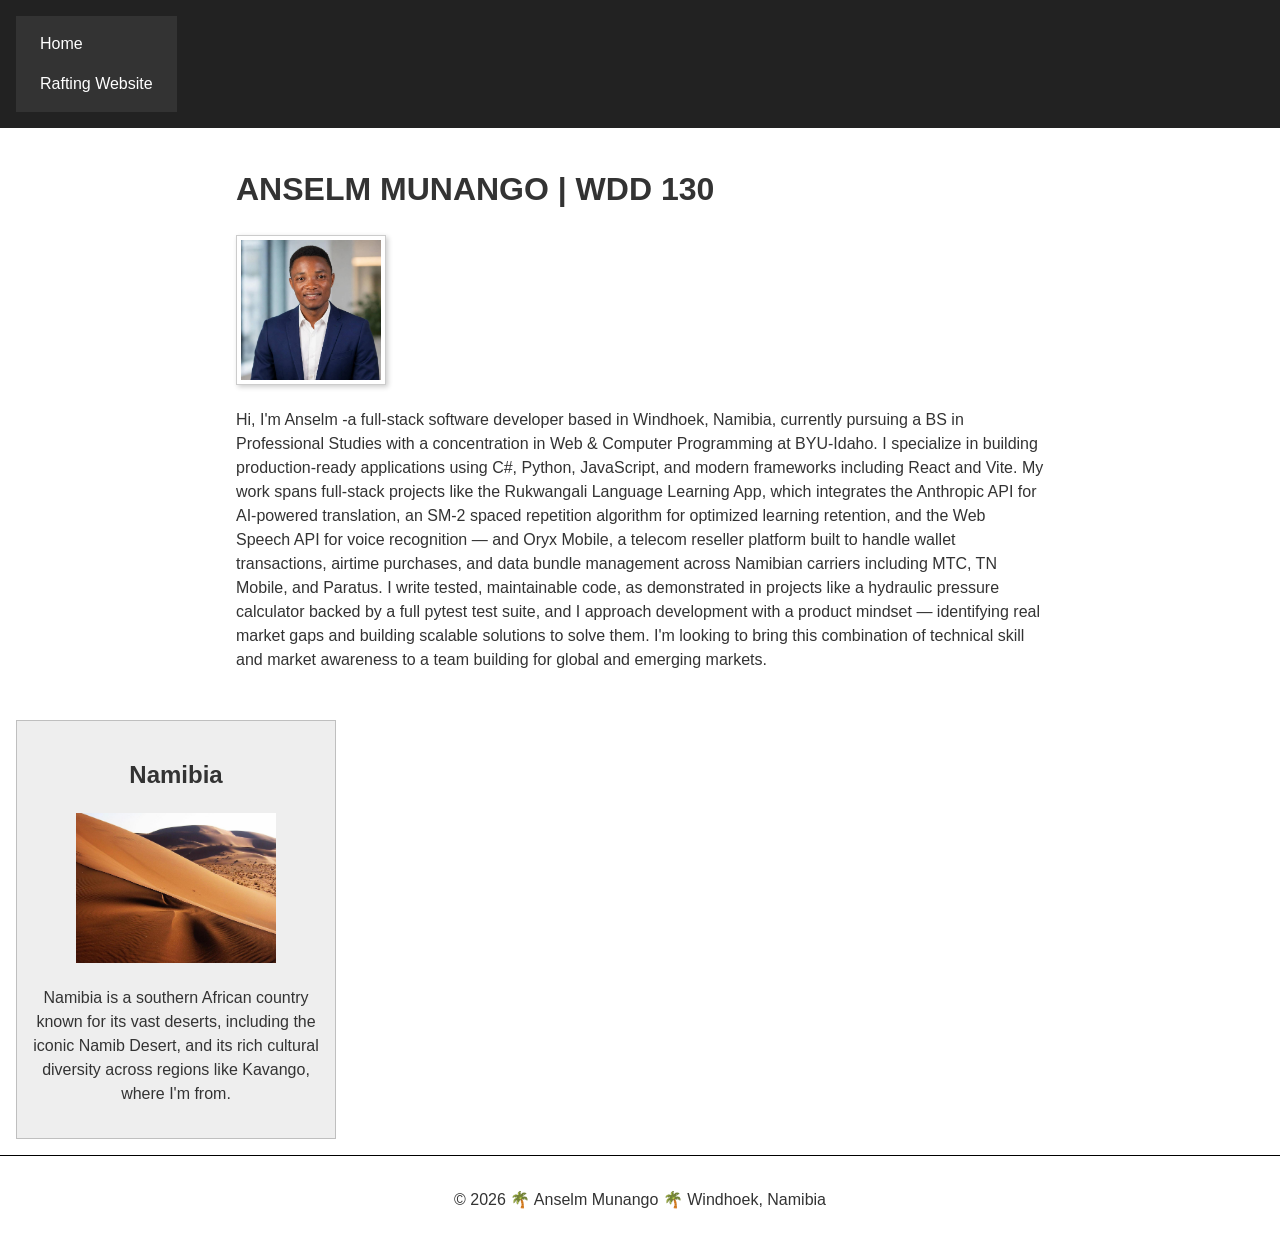
<file: index.html>
<!DOCTYPE html>
<html lang="en-US">

<head>
    <meta charset="UTF-8">
    <meta name="viewport" content="width=device-width, initial-scale=1.0">
    <title>ANSELM MUNANGO | WDD 130</title>
    <meta name="description"
      content="Anselm Munango's home page for BYU-Idaho WDD 130, Web Fundamentals course.">
    <meta name="author" content="Anselm Munango">
    <link rel="stylesheet" href="styles/styles.css">
</head>

<body>
    <header>
        <nav>
            <a href="#">Home</a>
            <a href="wwr/">Rafting Website</a>
        </nav>
    </header>
    <main>
        <h1>ANSELM MUNANGO | WDD 130</h1>
        <img src="images/profile.jpg" alt="Hi, my name is Anselm Munango" width="200">
        <p>Hi, I'm Anselm -a full-stack software developer based in Windhoek, Namibia, currently
            pursuing
            a BS in Professional Studies with a concentration in Web & Computer Programming at
            BYU-Idaho. I
            specialize in building production-ready applications using C#, Python, JavaScript, and
            modern frameworks including React and Vite. My work spans full-stack projects like the
            Rukwangali
            Language
            Learning App, which integrates the Anthropic API for AI-powered translation, an SM-2
            spaced
            repetition algorithm for optimized learning retention, and the Web Speech API for voice
            recognition
            — and Oryx Mobile, a telecom reseller platform built to handle wallet transactions,
            airtime
            purchases, and data bundle management across Namibian carriers including MTC, TN Mobile,
            and
            Paratus. I write tested, maintainable code, as demonstrated in projects like a hydraulic
            pressure
            calculator backed by a full pytest test suite, and I approach development with a product
            mindset —
            identifying real market gaps and building scalable solutions to solve them. I'm looking
            to
            bring
            this combination of technical skill and market awareness to a team building for global
            and
            emerging
            markets.
        </p>
    </main>
    <aside>
        <h2>Namibia</h2>
        <img src="images/namib-desert-namibia.jpg" alt="Landscape of Namibia" loading="lazy">
        <p>Namibia is a southern African country known for its vast deserts, including the iconic
            Namib
            Desert, and its rich cultural diversity across regions like Kavango, where I'm from.</p>
    </aside>
    <footer>
        <p>&copy; 2026 🌴 Anselm Munango 🌴 Windhoek, Namibia</p>
    </footer>

</body>

</html>
</file>
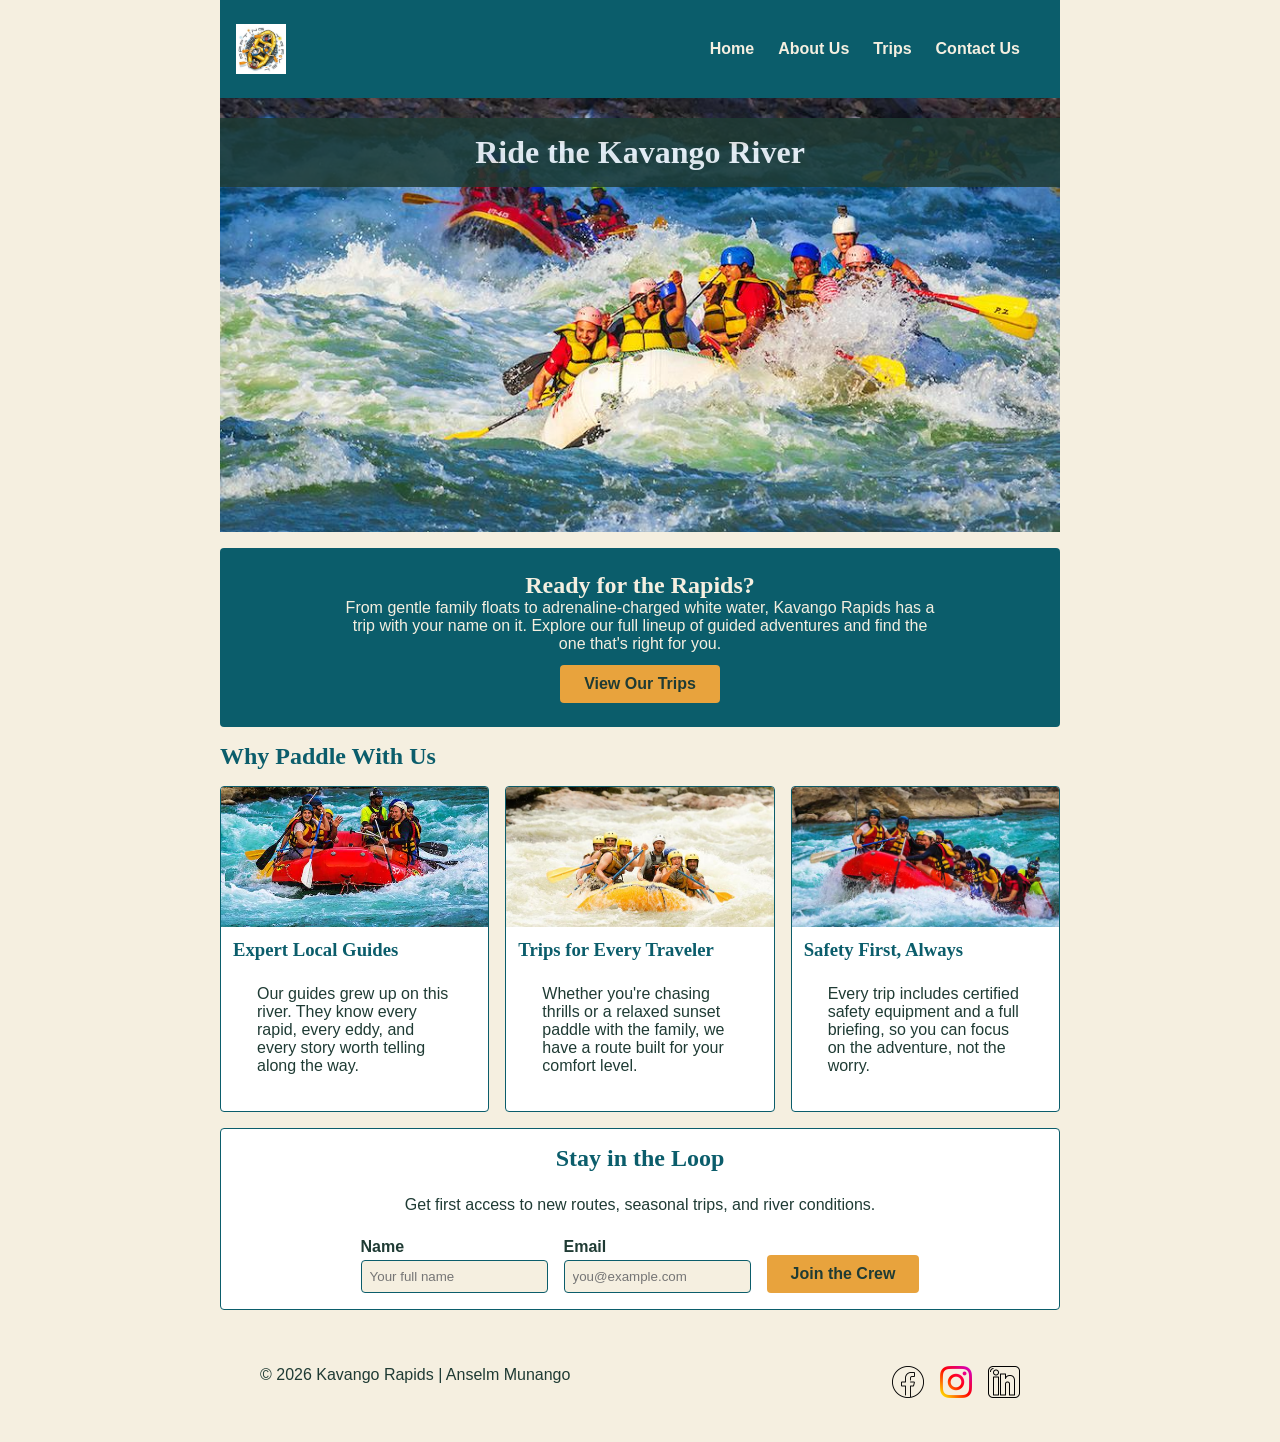
<file: wwr/index.html>
<!DOCTYPE html>
<html lang="en">

<head>
    <meta charset="UTF-8">
    <meta name="viewport" content="width=device-width, initial-scale=1.0">
    <meta name="description"
      content="Kavango Rapids offers guided white water rafting adventures on Namibia's Kavango River. Book a trip, sign up for our newsletter, and start your journey.">
    <meta name="author" content="Anselm Munango">
    <title>Home | Kavango Rapids</title>
    <link rel="stylesheet" href="styles/rafting.css">
</head>

<body>

    <header>
        <img src="images/logo.jpg" alt="Kavango Rapids logo" class="logo">
        <nav>
            <ul>
                <li><a href="index.html">Home</a></li>
                <li><a href="about.html">About Us</a></li>
                <li><a href="trips.html">Trips</a></li>
                <li><a href="contact.html">Contact Us</a></li>
            </ul>
        </nav>
    </header>

    <main>
        <div class="hero">
            <img src="images/hero-home.jpg" alt="Rafters powering through white water on the Kavango River">
            <h1>Ride the Kavango River</h1>
        </div>

        <section class="cta">
            <h2>Ready for the Rapids?</h2>
            <p>
                From gentle family floats to adrenaline-charged white water, Kavango Rapids has
                a trip with your name on it. Explore our full lineup of guided adventures and
                find the one that's right for you.
            </p>
            <a href="trips.html" class="cta-btn">View Our Trips</a>
        </section>

        <section class="offerings">
            <h2>Why Paddle With Us</h2>

            <div class="offering">
                <img src="images/offering-guides.jpg" alt="Local guide briefing guests before a rafting trip">
                <div class="offering-text">
                    <h3>Expert Local Guides</h3>
                    <p>
                        Our guides grew up on this river. They know every rapid, every eddy,
                        and every story worth telling along the way.
                    </p>
                </div>
            </div>

            <div class="offering">
                <img src="images/offering-family.jpg" alt="Family paddling a calm stretch of the Kavango River">
                <div class="offering-text">
                    <h3>Trips for Every Traveler</h3>
                    <p>
                        Whether you're chasing thrills or a relaxed sunset paddle with the
                        family, we have a route built for your comfort level.
                    </p>
                </div>
            </div>

            <div class="offering">
                <img src="images/offering-safety.jpg" alt="Rafting group celebrating together after a trip">
                <div class="offering-text">
                    <h3>Safety First, Always</h3>
                    <p>
                        Every trip includes certified safety equipment and a full briefing, so
                        you can focus on the adventure, not the worry.
                    </p>
                </div>
            </div>
        </section>

        <section class="newsletter">
            <h2>Stay in the Loop</h2>
            <p>Get first access to new routes, seasonal trips, and river conditions.</p>
            <form action="#" method="post" class="newsletter-form">
                <div class="form-group">
                    <label for="signup-name">Name</label>
                    <input type="text" id="signup-name" name="signup-name" placeholder="Your full name" required>
                </div>

                <div class="form-group">
                    <label for="signup-email">Email</label>
                    <input type="email" id="signup-email" name="signup-email" placeholder="you@example.com" required>
                </div>

                <button type="submit" class="submit-btn">Join the Crew</button>
            </form>
        </section>
    </main>

    <footer>
        <p>&copy; 2026 Kavango Rapids | Anselm Munango</p>
        <nav class="socialmedia">
            <a href="https://facebook.com"><img src="images/facebook.png" alt="Facebook"></a>
            <a href="https://instagram.com"><img src="images/instagram.png" alt="Instagram"></a>
            <a href="https://linkedin.com"><img src="images/linkedin.png" alt="linkedin"></a>
        </nav>
    </footer>

</body>

</html>
</file>
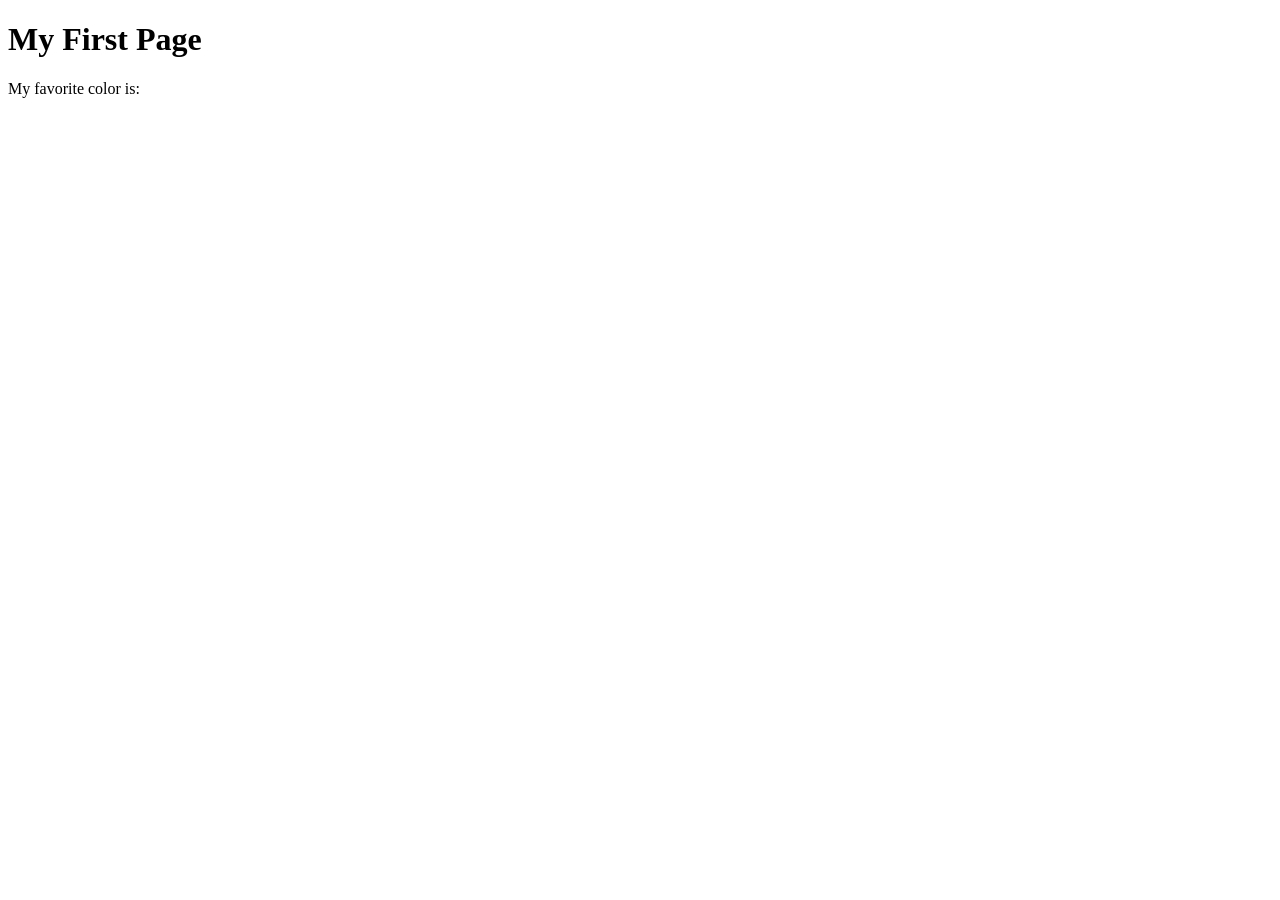
<file: week01/first-page.html>
<!DOCTYPE html>
<html lang="en">
<head>
    <meta charset="UTF-8">
    <meta name="viewport" content="width=device-width, initial-scale=1.0">
    <title>My First Page</title>
</head>
<body>
    <h1>My First Page</h1>
    <p>My favorite color is: </p>
</body>
</html>
</file>
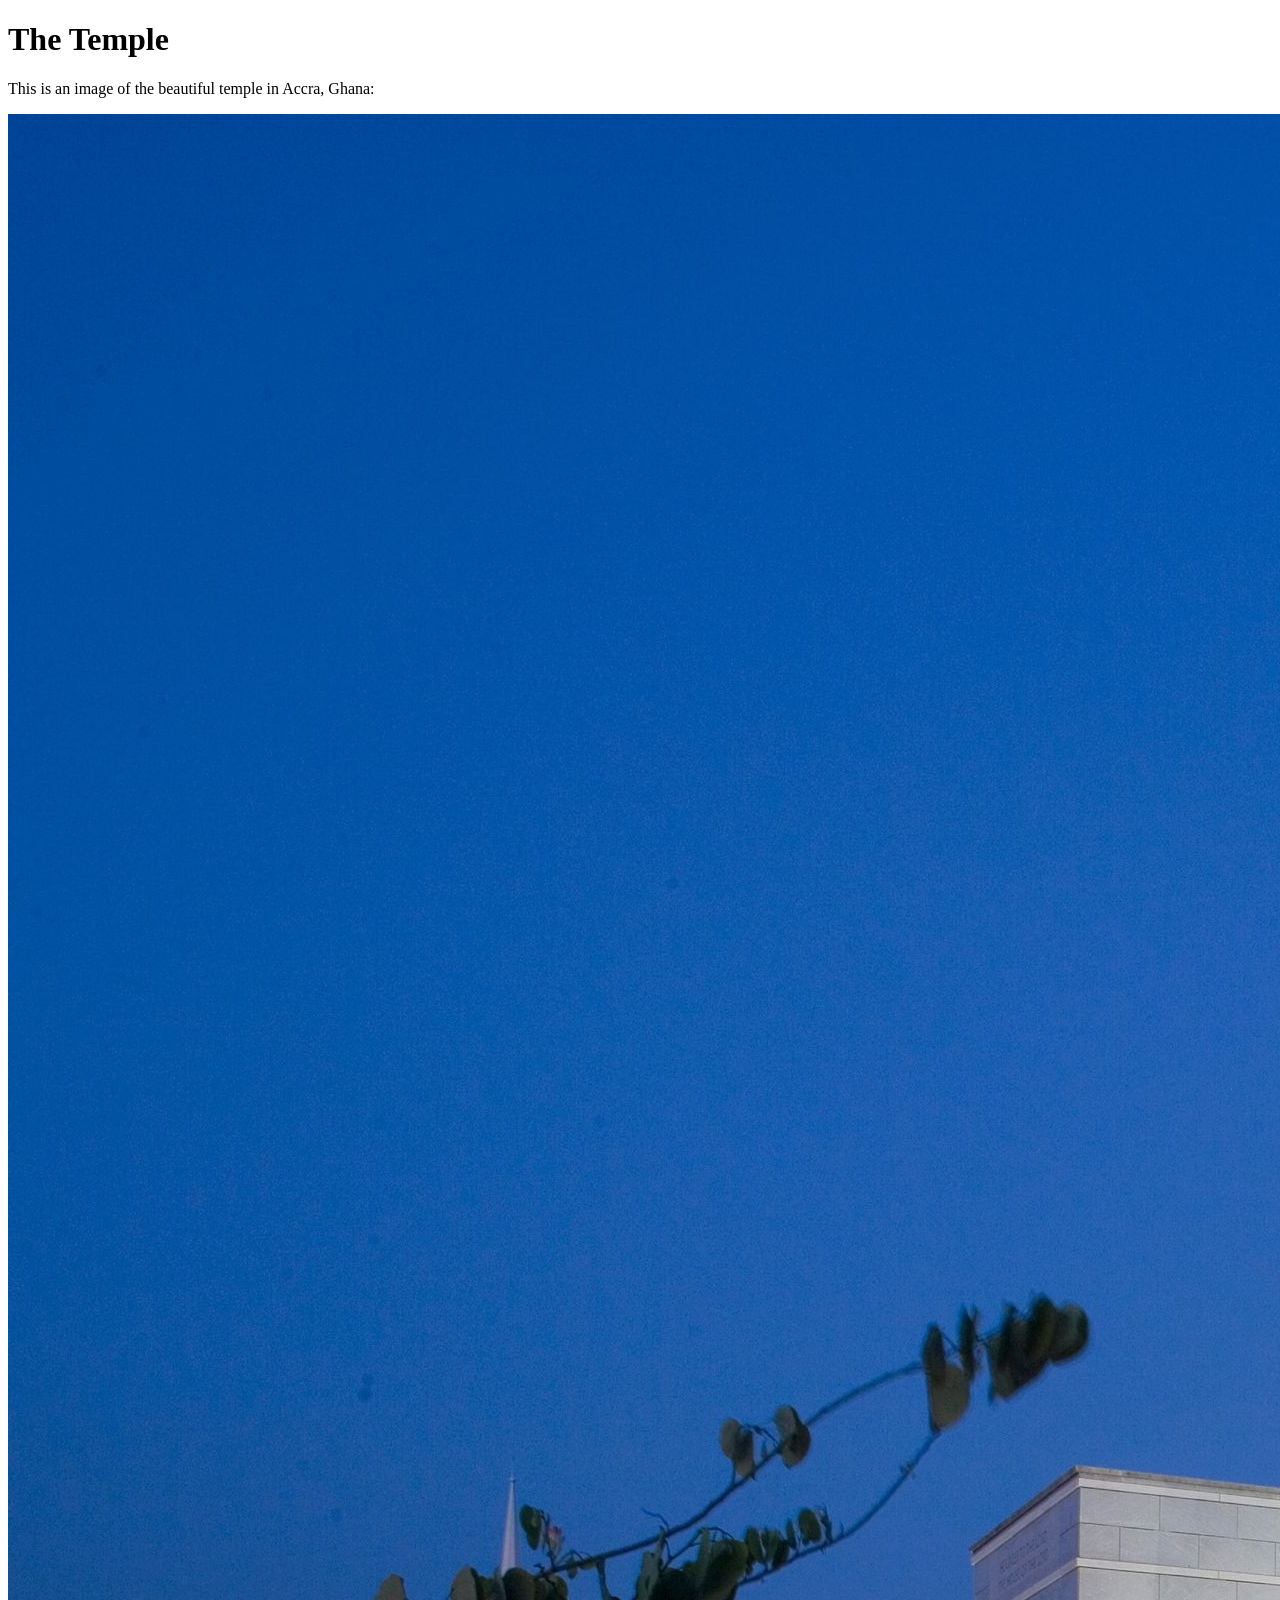
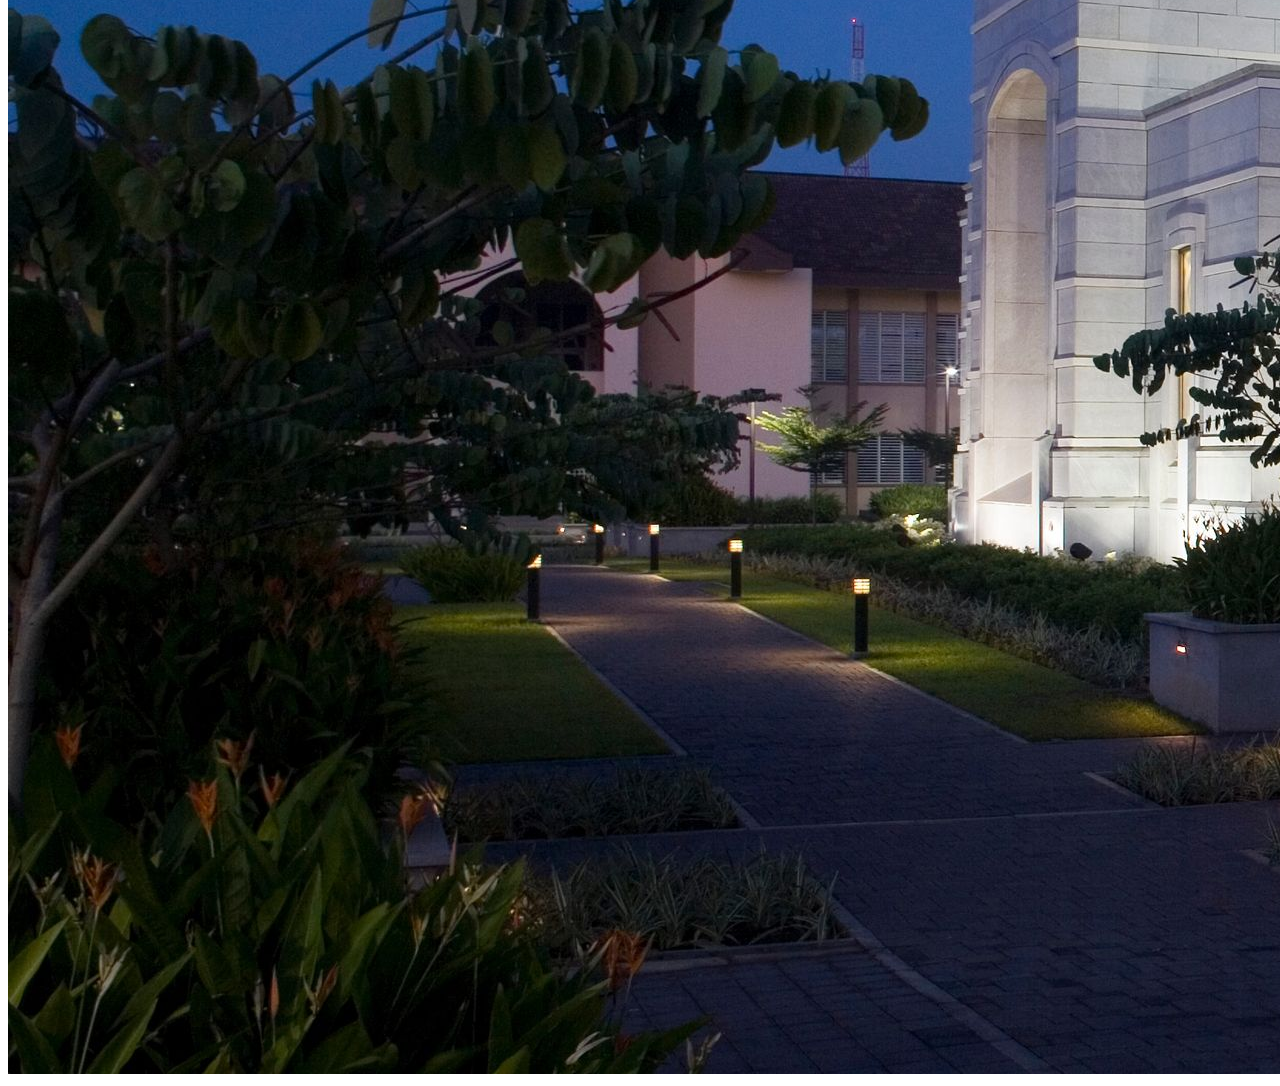
<file: week01/images.html>
<!DOCTYPE html>
<html lang="en">
<head>
    <meta charset="UTF-8">
    <meta name="viewport" content="width=device-width, initial-scale=1.0">
    <title>Temple Image</title>
</head>
<body>
    <h1>The Temple</h1>
    <p>This is an image of the beautiful temple in Accra, Ghana:</p>
    <img src="images/temple-large.jpeg" alt="The Accra Ghana Temple">
    
</body>
</html>
</file>
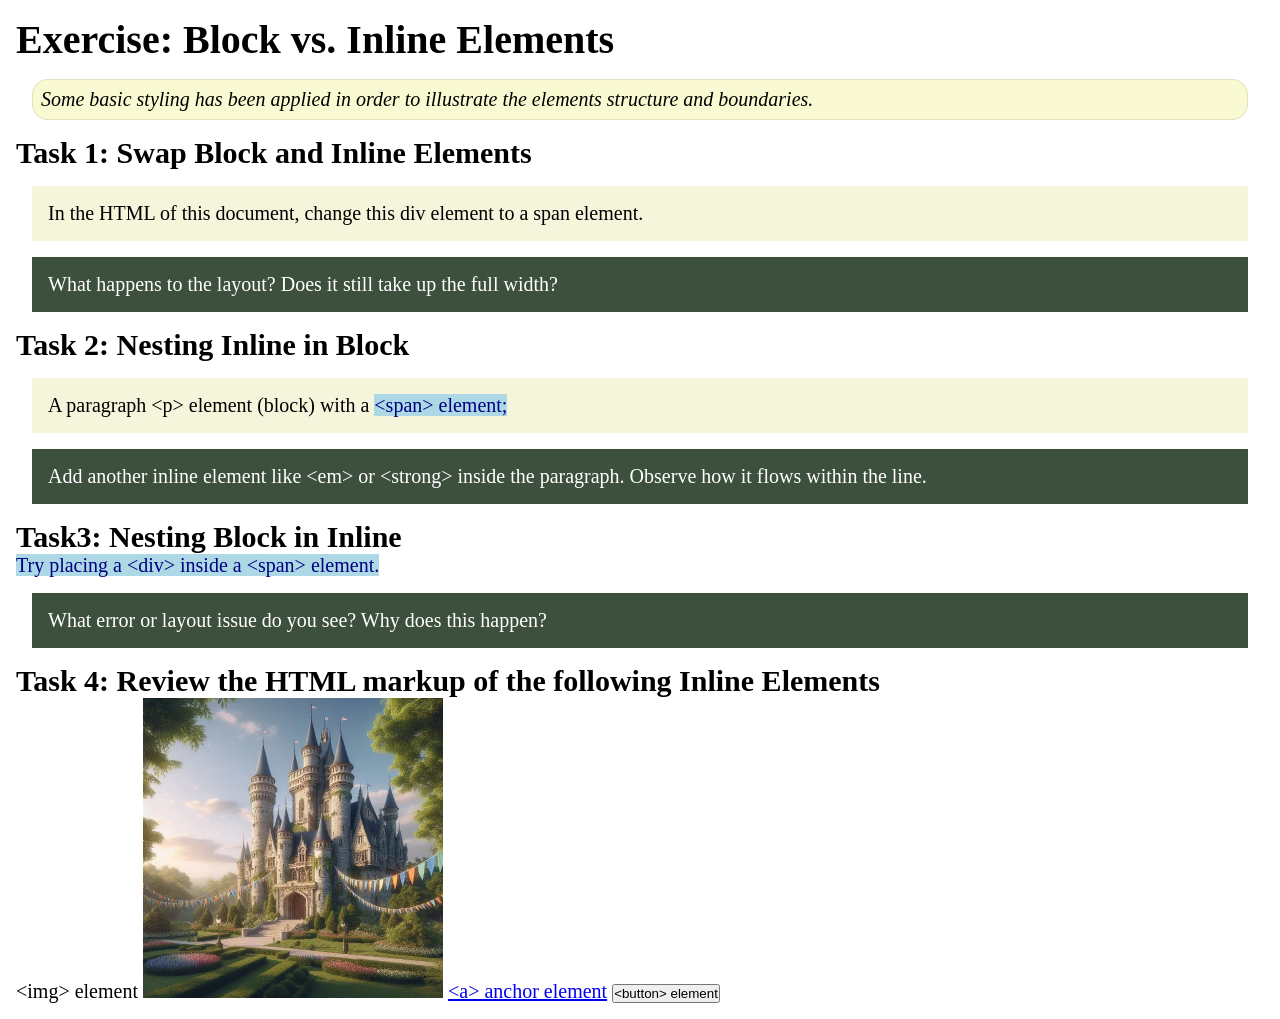
<file: week02/block-vs-inline.html>
<!DOCTYPE html>
<html lang="en">

<head>
    <meta charset="UTF-8">
    <meta name="viewport" content="width=device-width, initial-scale=1.0">
    <title>Exercise: Block vs. Inline Elements</title>
    <link rel="stylesheet" href="styles/block-vs-inline.css">
</head>

<body>
    <main>
        <h1>Exercise: Block vs. Inline Elements</h1>
        <p class="note">Some basic styling has been applied in order to illustrate the elements structure and
            boundaries.</p>

        <h2>Task 1: Swap Block and Inline Elements</h2>
        <div>In the HTML of this document, change this div element to a span element.</div>

        <p class="question">What happens to the layout? Does it still take up the full width?</p>

        <h2>Task 2: Nesting Inline in Block</h2>
        <p>A paragraph &lt;p&gt; element (block) with a <span>&lt;span&gt; element;</span></p>
        <p class="question">Add another inline element like &lt;em&gt; or &lt;strong&gt; inside the paragraph. Observe
            how it flows within the line.</p>

        <h2>Task3: Nesting Block in Inline</h2>
        <span>Try placing a &lt;div&gt; inside a &lt;span&gt; element.</span>
            <p class="question">What error or layout issue do you see? Why does this happen?</p>


            <h2>Task 4: Review the HTML markup of the following Inline Elements</h2>
        &lt;img&gt; element
        <img src="images/castle.webp" alt="placeholder image (images are inline)" width="300" height="300">
        <a href="https://churchofjesuschrist.org">&lt;a&gt; anchor element</a>
        <button type="button">&lt;button&gt; element</button>
    </main>
</body>

</html>
</file>
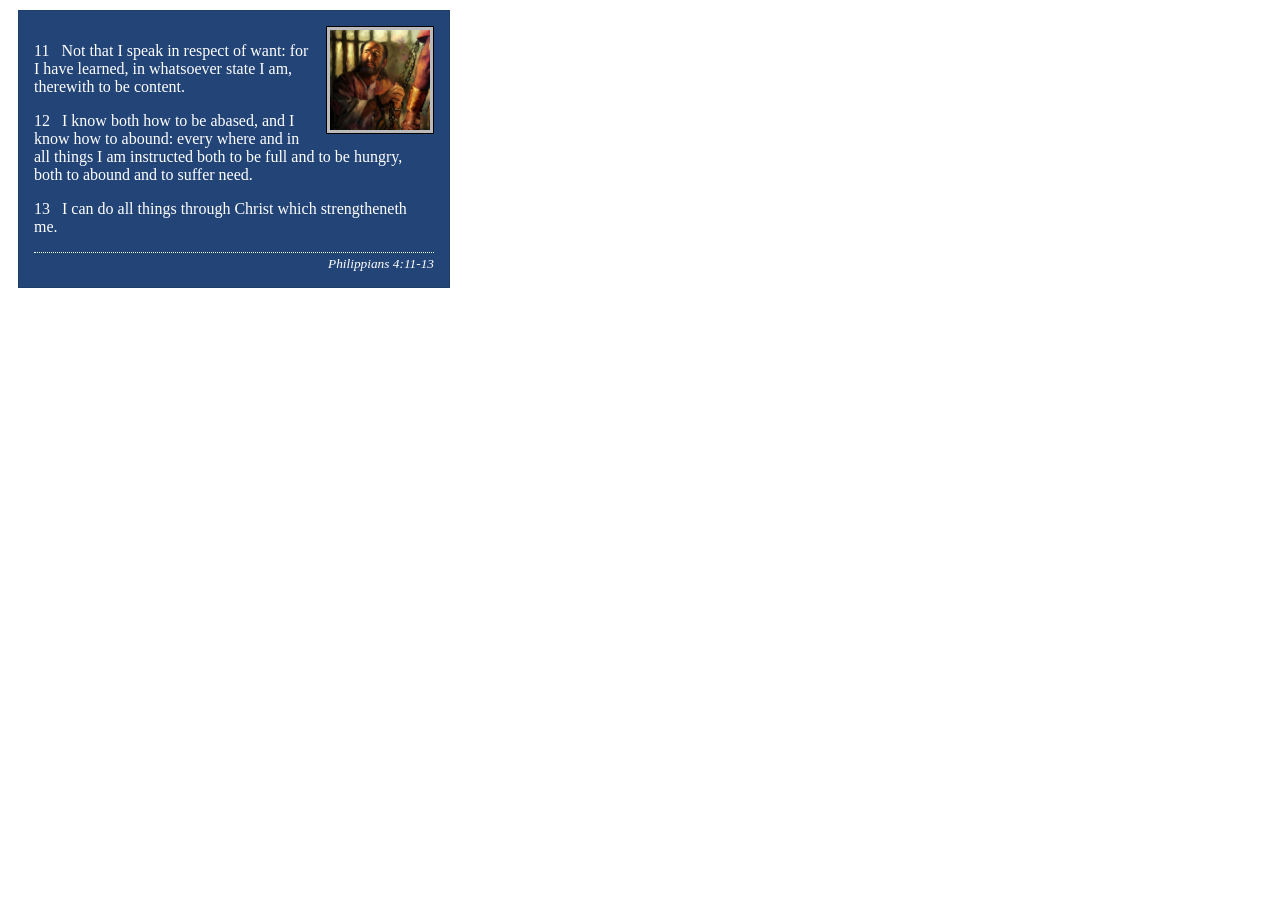
<file: week02/box-model-solution.html>
<!DOCTYPE html>
<html lang="en">
<head>
    <meta charset="UTF-8">
    <meta name="viewport" content="width=device-width, initial-scale=1.0">
    <title>Box Model Activity</title>
    <link rel="stylesheet" href="styles/box-model-solution.css">
</head>
<body>
    <main>
        <div class="callout">
            <img src="images/apostle-paul-imprisoned.webp" alt="Paul the Apostle - Imprisoned in Rome" width="200" height="200">
            <blockquote>
                <p>11 &nbsp; Not that I speak in respect of want: for I have learned, in whatsoever state I am, therewith to be content.</p>
                <p>12 &nbsp; I know both how to be abased, and I know how to abound: every where and in all things I am instructed both to be full and to be hungry, both to abound and to suffer need.</p>
                <p>13 &nbsp; I can do all things through Christ which strengtheneth me.</p>
            </blockquote>
            <cite>Philippians 4:11-13</cite>
        </div>
    </main>
</body>
</html>
</file>
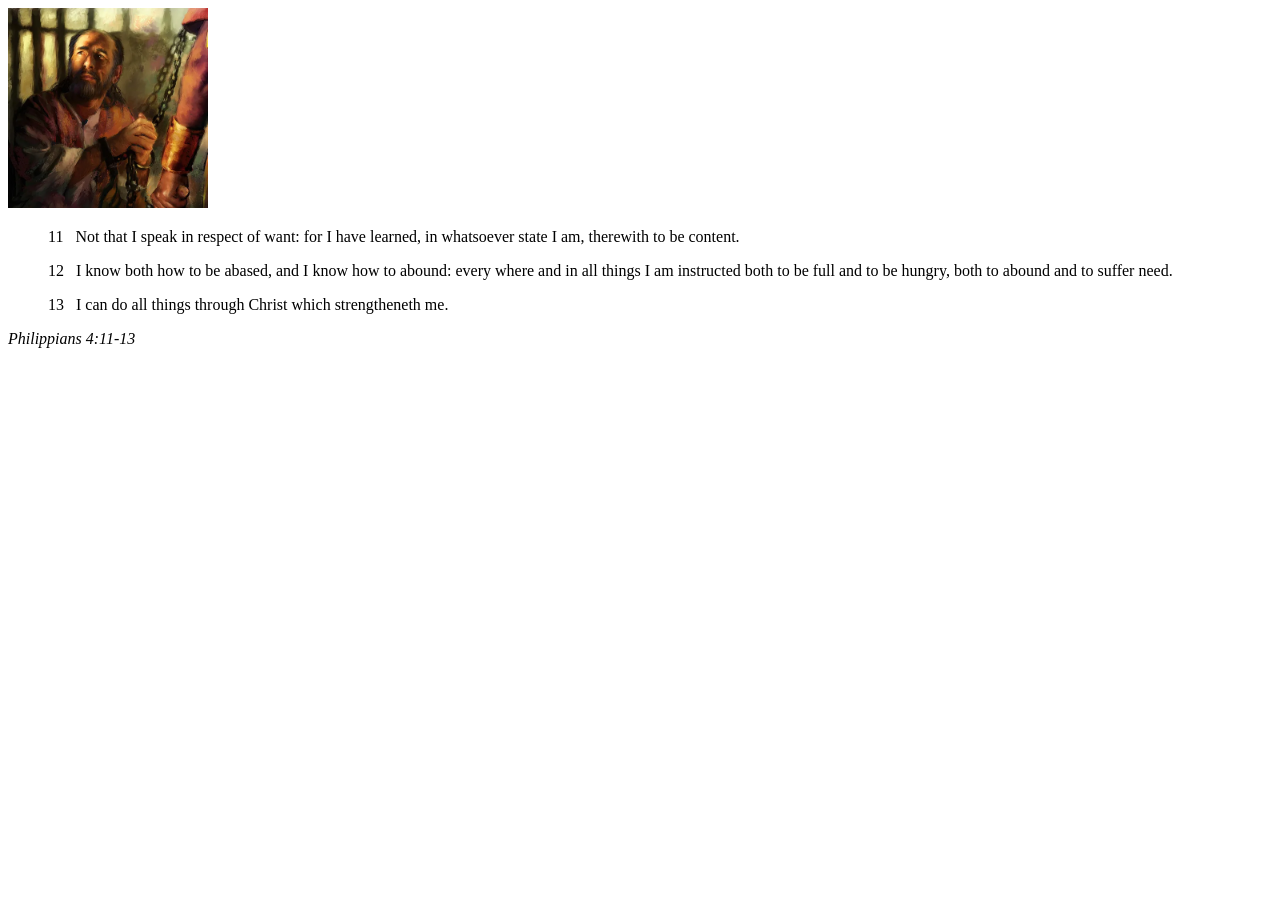
<file: week02/box-model.html>
<!DOCTYPE html>
<html lang="en">
<head>
    <meta charset="UTF-8">
    <meta name="viewport" content="width=device-width, initial-scale=1.0">
    <title>Box Model Activity</title>
</head>
<body>
    <main>
        <div class="callout">
            <img src="images/apostle-paul-imprisoned.webp" alt="Paul the Apostle - Imprisoned in Rome" width="200" height="200">
            <blockquote>
                <p>11 &nbsp; Not that I speak in respect of want: for I have learned, in whatsoever state I am, therewith to be content.</p>
                <p>12 &nbsp; I know both how to be abased, and I know how to abound: every where and in all things I am instructed both to be full and to be hungry, both to abound and to suffer need.</p>
                <p>13 &nbsp; I can do all things through Christ which strengtheneth me.</p>
            </blockquote>
            <cite>Philippians 4:11-13</cite>
        </div>
    </main>
</body>
</html>
</file>
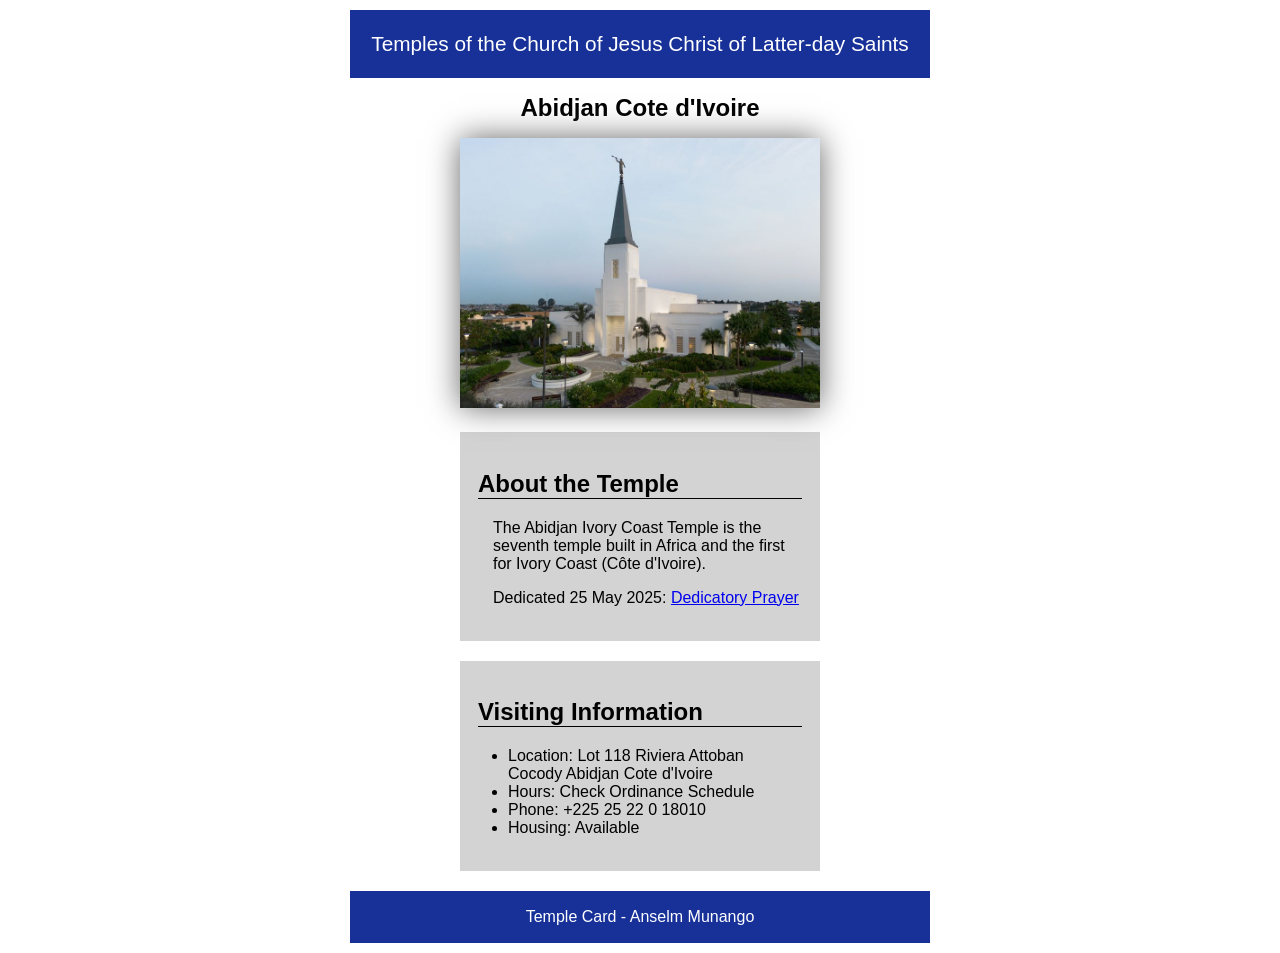
<file: week02/temple.html>
<!DOCTYPE html>
<html lang="en">

<head>
    <meta charset="UTF-8">
    <meta name="viewport" content="width=device-width, initial-scale=1.0">
    <title>Temple Card - Abidjan Cote d'Ivoire</title>
    <link rel="stylesheet" href="styles/temple.css">
</head>

<body>
    <header>
        <p>Temples of the Church of Jesus Christ of Latter-day Saints</p>
    </header>
    <main>
        <h1>Abidjan Cote d'Ivoire</h1>
        <picture>
            <img src="images/abidjan-ivory-coast.jpeg" alt="Abidjan Cote d'Ivoire Temple">
        </picture>
        <section>
            <h2>About the Temple</h2>
            <p>The Abidjan Ivory Coast Temple is the seventh temple built in Africa and the first
                for Ivory Coast (Côte
                d'Ivoire).</p>
            <p>Dedicated 25 May 2025: <a
                  href="https://www.churchofjesuschrist.org/temples/dedicatory-prayer/abidjan-ivory-coast-temple/2025-05-25?lang=eng"
                  target="_blank" rel="noopener noreferrer">Dedicatory Prayer</a></p>
        </section>
        <section>
            <h2>Visiting Information</h2>
            <ul>
                <li>Location: Lot 118 Riviera Attoban Cocody Abidjan Cote d'Ivoire</li>
                <li>Hours: Check Ordinance Schedule</li>
                <li>Phone: +225 25 22 0 18010</li>
                <li>Housing: Available</li>
            </ul>
        </section>
    </main>
    <footer>
        <p>Temple Card - Anselm Munango</p>
    </footer>
</body>

</html>
</file>
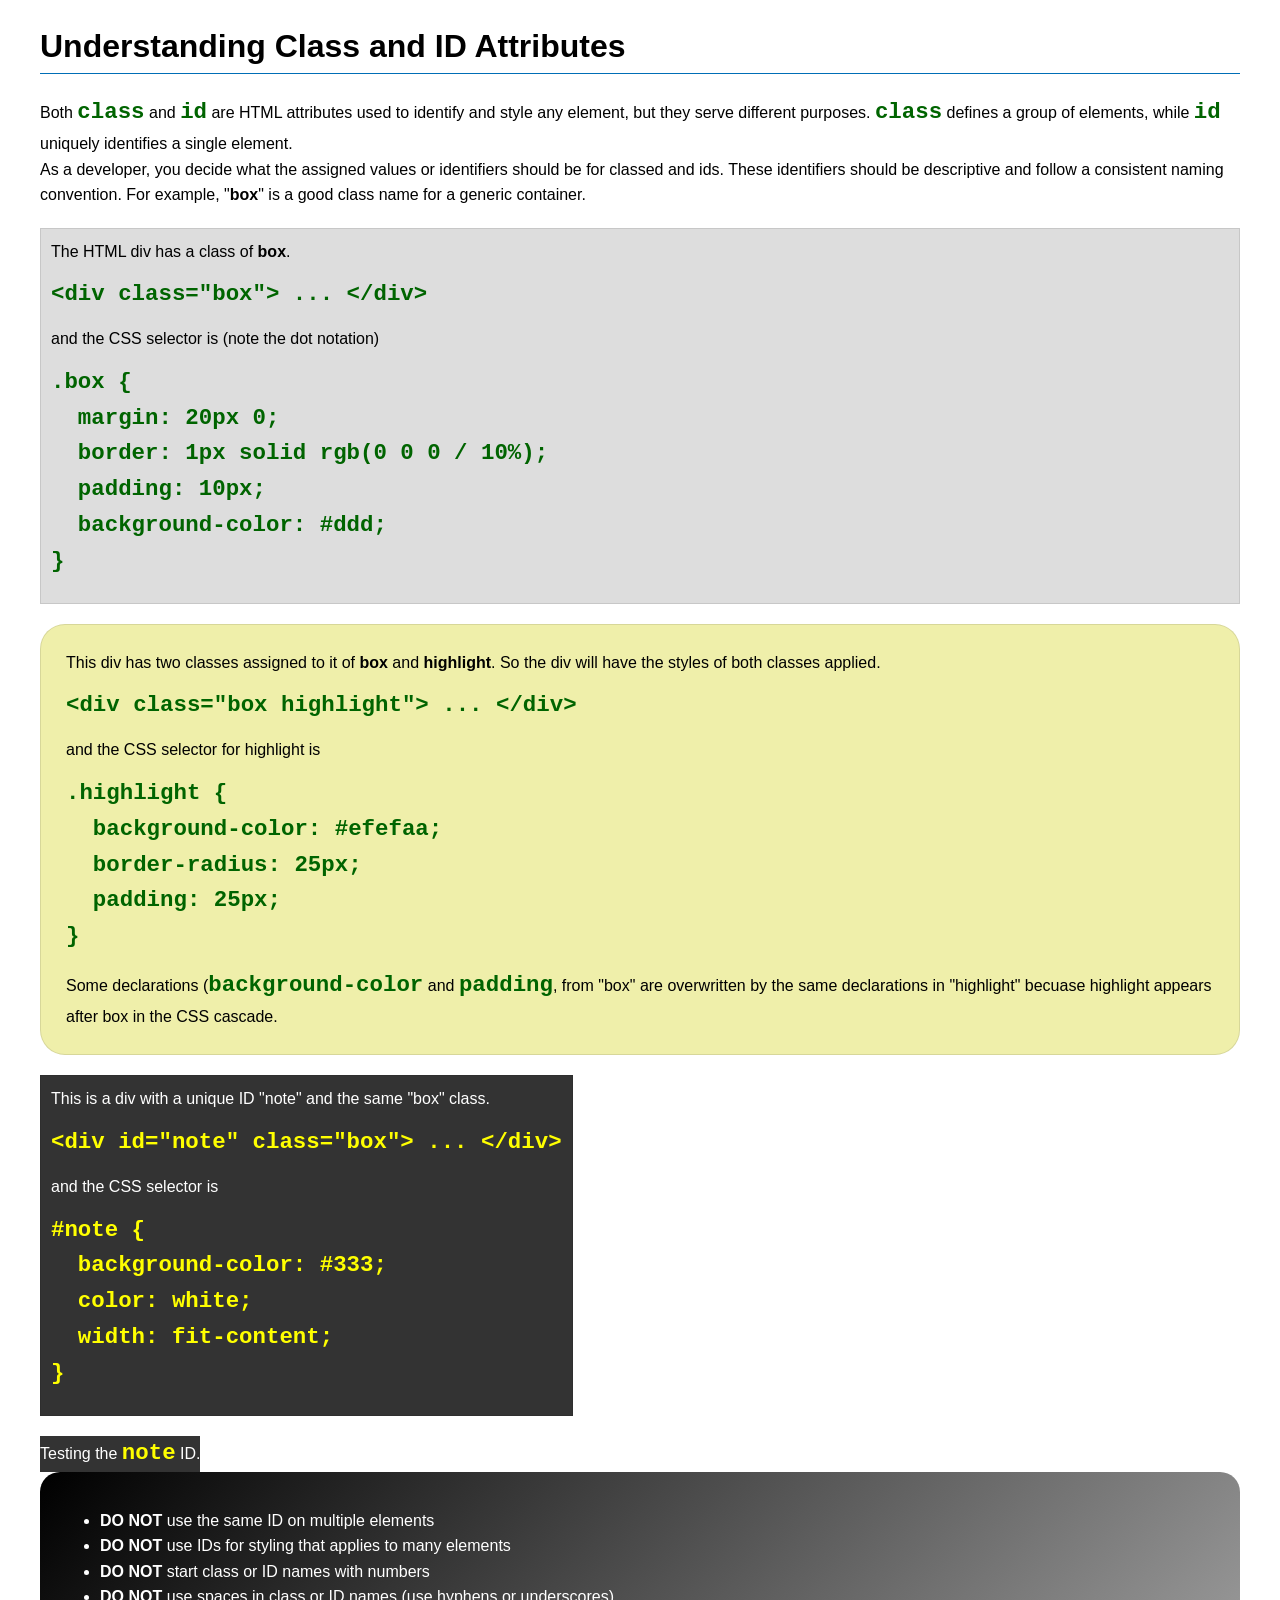
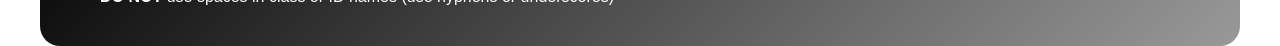
<file: week03/class-and-id.html>
<!DOCTYPE html>
<html lang="en">

<head>
    <meta charset="UTF-8">
    <meta name="viewport" content="width=device-width, initial-scale=1.0">
    <title>Class vs ID Attributes</title>
    <link rel="stylesheet" href="styles/class-and-id.css">
</head>

<body>
    <h1>Understanding Class and ID Attributes</h1>
    <p>Both <code>class</code> and <code>id</code> are HTML attributes used to identify and style any element, but they
        serve different purposes. <code>class</code> defines a group of elements, while <code>id</code> uniquely
        identifies a single element.</p>
    <p>As a developer, you decide what the assigned values or identifiers should be for classed and ids. These
        identifiers should be
        descriptive and follow a consistent naming convention. For example, "<strong>box</strong>" is a good class name
        for a generic container.</p>
    <div class="box">
        <p>The HTML div has a class of <strong>box</strong>.</p>
        <pre><code class="html">&lt;div class="box"&gt; ... &lt;/div&gt;</code></pre>
        and the CSS selector is (note the dot notation)
        <pre><code class="css">.box {
  margin: 20px 0;
  border: 1px solid rgb(0 0 0 / 10%);
  padding: 10px;
  background-color: #ddd; 
}</code></pre>
    </div>

    <div class="box highlight">
        <p>This div has two classes assigned to it of <strong>box</strong> and <strong>highlight</strong>. So the div
            will have the styles of both classes applied.</p>
        <pre><code class="html">&lt;div class="box highlight"&gt; ... &lt;/div&gt;</code></pre>
        and the CSS selector for highlight is
        <pre><code class="css">.highlight {
  background-color: #efefaa;
  border-radius: 25px;
  padding: 25px;
}</code></pre>
<p>Some declarations (<code>background-color</code> and <code>padding</code>, from "box" are overwritten by the same declarations in "highlight" becuase highlight appears after box in the CSS cascade.</p>
    </div>

    <div id="note" class="box">
        <p>This is a div with a unique ID "note" and the same "box" class.</p>
        <pre><code class="html">&lt;div id="note" class="box"&gt; ... &lt;/div&gt;</code></pre>
        and the CSS selector is
        <pre><code class="css">#note {
  background-color: #333;
  color: white;
  width: fit-content;
}</code></pre>
    </div>

    <div id="note">
        <p>Testing the <code>note</code> ID.</p>
    </div>

    <section id="best-practice">
        <ul>
            <li><strong>DO NOT</strong> use the same ID on multiple elements</li>
            <li><strong>DO NOT</strong> use IDs for styling that applies to many elements</li>
            <li><strong>DO NOT</strong> start class or ID names with numbers</li>
            <li><strong>DO NOT</strong> use spaces in class or ID names (use hyphens or underscores)</li>
        </ul>
    </section>




</body>

</html>
</file>
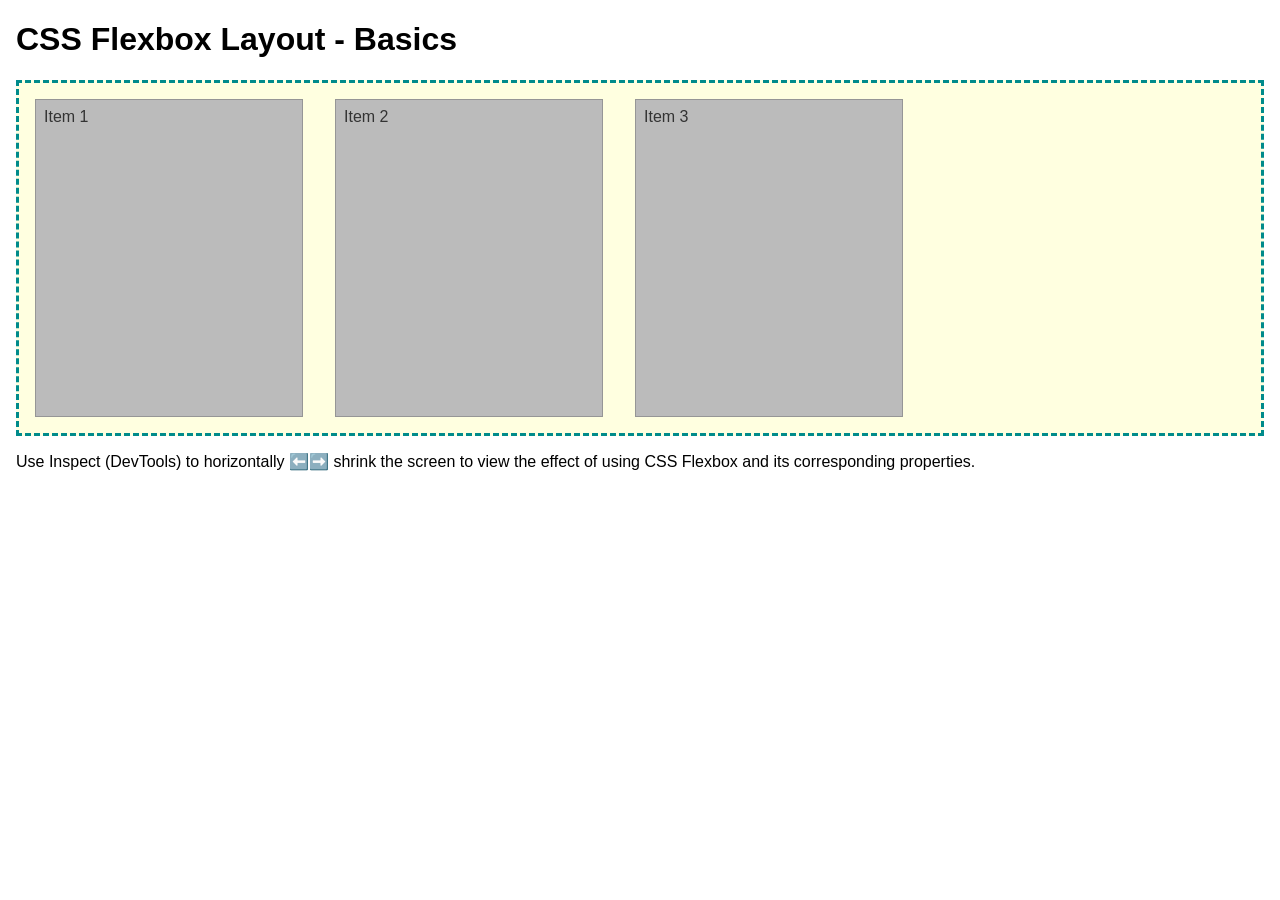
<file: week04/flexbox-layout.html>
<!DOCTYPE html>
<html lang="en">
<head>
    <meta charset="UTF-8">
    <meta name="viewport" content="width=device-width, initial-scale=1.0">
    <title>CSS Flexbox Layout - Basics</title>
    <link rel="stylesheet" href="styles/flexbox.css">
</head>
<body>
    <main>
        <h1>CSS Flexbox Layout - Basics</h1>
        <div class="flex-container">
            <div class="flex-item item1">Item 1</div>
            <div class="flex-item item2">Item 2</div>
            <div class="flex-item item3">Item 3</div>
        </div>
        <p>Use Inspect (DevTools) to horizontally ⬅️➡️ shrink the screen to view the effect of using CSS Flexbox and its corresponding properties.</p>
    </main>
</body>
</html>
</file>
<file: styles/styles.css>
/* ===== Base Reset ===== */
* {
    box-sizing: border-box;
}

body {
    margin: 0;
    font-family: Arial, Helvetica, sans-serif;
    color: #333;
    line-height: 1.5;
}

/* ===== Header & Navigation ===== */
header {
    display: flex;
    align-items: center;
    justify-content: space-between;
    padding: 1rem;
    background-color: #222;
}

nav {
    background-color: #333;
    padding: 0.5rem;
}

nav a {
    color: #fff;
    padding: 0.5rem 1rem;
    display: block;
    text-decoration: none;
}

nav a:hover {
    background-color: #555;
}

/* ===== Headings ===== */
h1 {
    color: #333;
}

h2 {
    color: #333;
}

/* ===== Main Content ===== */
main {
    max-width: 840px;
    margin: 0 auto;
    padding: 1rem;
}

main img {
    width: 150px;
    height: auto;
    border: 1px solid #ccc;
    padding: 4px;
    box-shadow: 2px 2px 5px rgb(0 0 0 / 0.2);
}

p {
    padding: 0;
}

/* ===== Aside ===== */
aside {
    width: 20rem;
    margin: 1rem;
    border: 1px solid rgb(0 0 0 / 0.2);
    padding: 1rem;
    background-color: #eee;
    color: #333;
    text-align: center;
}

aside img {
    width: 200px;
    height: auto;
}

/* ===== Footer ===== */
footer {
    margin-top: 15px;
    border-top: 1px solid #000;
    text-align: center;
    padding: 1rem;
}
</file>
<file: wwr/styles/rafting.css>
:root {
    --primary-color: #0b5d6b;
    /* deep river teal */
    --secondary-color: #e8a33d;
    /* warm sand/ochre */
    --accent1-color: #1f3b34;
    /* dark forest green, body text */
    --accent2-color: #f5efe0;
    /* cream/foam white */
    --heading-font: Georgia, "Times New Roman", serif;
    --body-font: Arial, Helvetica, sans-serif;
}

* {
    margin: 0;
    padding: 0;
    box-sizing: border-box;
}

body {
    font-family: var(--body-font);
    color: var(--accent1-color);
    background-color: var(--accent2-color);
}

header,
main,
footer {
    width: 840px;
    margin: 0 auto;
}

h1,
h2 {
    font-family: var(--heading-font);
    color: var(--primary-color);
}

nav,
p,
section,
article {
    margin: 16px;
    padding: 8px;
}

/* Header */
header {
    display: grid;
    grid-template-columns: auto 1fr;
    align-items: center;
    justify-content: space-between;
    padding: 16px;
    background-color: var(--primary-color);
}

header .logo {
    height: 50px;
    width: auto;
}

header nav ul {
    list-style: none;
    display: flex;
    justify-content: flex-end;
    gap: 24px;
}

header nav a {
    color: var(--accent2-color);
    text-decoration: none;
    font-weight: bold;
}

header nav a:hover {
    color: var(--secondary-color);
}

/* Hero */
.hero {
    position: relative;
}

.hero img {
    display: block;
    width: 100%;
    height: auto;
}

.hero h1 {
    position: absolute;
    top: 20px;
    width: 100%;
    padding: 16px;
    text-align: center;
    opacity: 0.85;
    background-color: var(--accent1-color);
    color: #fff;
}

.hero article {
    position: absolute;
    bottom: 20px;
    left: 20px;
    width: 60%;
    background-color: var(--accent2-color);
    opacity: 0.9;
    border-radius: 4px;
}

.hero article img {
    float: right;
    width: 125px;
    margin-left: 12px;
    border-radius: 4px;
}

.history-content {
    display: flex;
    align-items: center;
    gap: 16px;
    margin: 16px;
    padding: 0;
}

.history-content p {
    flex: 1;
    margin: 0;
    padding: 0;
}

.history-content img {
    width: 220px;
    height: auto;
    border-radius: 4px;
    flex-shrink: 0;
}

.adventures {
    display: grid;
    grid-template-columns: repeat(5, 1fr);
    gap: 8px;
    margin: 16px;
    padding: 0;
}

.adventures h2 {
    grid-column: 1 / -1;
    margin-bottom: 8px;
}

.adventures figure {
    margin: 0;
    text-align: center;
}

.adventures img {
    width: 100%;
    height: auto;
    border-radius: 4px;
}

.adventures figcaption {
    font-size: 0.85rem;
    margin-top: 4px;
}

/* Footer */
footer {
    display: flex;
    justify-content: space-between;
    text-align: center;
    padding: 16px;
    color: var(--accent1-color);
}

.socialmedia {
    display: flex;
    gap: 16px;
}

.socialmedia a {
    text-decoration: none;
}

.socialmedia img {
    width: 32px;
    height: 32px;
}

/* ===================== */
/* Contact Us page       */
/* ===================== */

.contact-info {
    text-align: center;
    margin: 16px;
}

.contact-info h1 {
    margin-bottom: 8px;
}

.contact-info p {
    margin: 2px 0;
    padding: 0;
}

.contact-content {
    display: grid;
    grid-template-columns: 1fr 1fr;
    gap: 24px;
    align-items: start;
    margin: 16px;
    padding: 0;
}

.contact-content .map iframe {
    width: 100%;
    height: 350px;
    border: none;
    border-radius: 4px;
}

.contact-form {
    background-color: #ffffff;
    border: 1px solid var(--primary-color);
    border-radius: 4px;
    padding: 16px;
}

.contact-form .form-group {
    margin: 0 0 12px 0;
    padding: 0;
}

.contact-form label {
    display: block;
    font-weight: bold;
    margin-bottom: 4px;
}

.contact-form input[type="text"],
.contact-form input[type="email"],
.contact-form textarea {
    width: 100%;
    padding: 8px;
    border: 1px solid var(--primary-color);
    border-radius: 4px;
    font-family: var(--body-font);
    background-color: var(--accent2-color);
}

.contact-form textarea {
    resize: vertical;
}

.purpose-group {
    border: none;
    padding: 0;
}

.purpose-group legend {
    font-weight: bold;
    margin-bottom: 4px;
    padding: 0;
    color: var(--accent1-color);
}

.purpose-group label {
    display: flex;
    align-items: center;
    gap: 6px;
    font-weight: normal;
    margin-bottom: 4px;
}

.purpose-group input[type="radio"] {
    width: auto;
}

.checkbox-group label {
    display: flex;
    align-items: center;
    gap: 6px;
    font-weight: normal;
}

.checkbox-group input[type="checkbox"] {
    width: auto;
}

.submit-btn {
    display: inline-block;
    background-color: var(--secondary-color);
    color: var(--accent1-color);
    font-weight: bold;
    border: none;
    padding: 10px 24px;
    border-radius: 4px;
    cursor: pointer;
    font-size: 1rem;
}

.submit-btn:hover {
    background-color: var(--primary-color);
    color: #fff;
}

.employees {
    display: grid;
    grid-template-columns: repeat(3, 1fr);
    gap: 16px;
    margin: 16px;
    padding: 16px;
    background-color: #ffffff;
    border: 1px solid var(--primary-color);
    border-radius: 4px;
    text-align: center;
}

.employees h2 {
    grid-column: 1 / -1;
    margin-bottom: 8px;
}

.employees img {
    width: 120px;
    height: 120px;
    object-fit: cover;
    border-radius: 50%;
    border: 3px solid var(--primary-color);
}

.employees figcaption {
    margin-top: 8px;
    font-size: 0.9rem;
}

.employees figcaption span {
    display: block;
    color: var(--primary-color);
    font-weight: bold;
    font-size: 0.85rem;
}

/* ===================== */
/* Home page              */
/* ===================== */

.cta {
    text-align: center;
    background-color: var(--primary-color);
    color: var(--accent2-color);
    border-radius: 4px;
    margin: 16px 0;
    padding: 24px 16px;
}

.cta h2 {
    color: var(--accent2-color);
}

.cta p {
    max-width: 600px;
    margin: 0 auto 12px auto;
    padding: 0;
}

.cta-btn {
    display: inline-block;
    background-color: var(--secondary-color);
    color: var(--accent1-color);
    font-weight: bold;
    text-decoration: none;
    padding: 10px 24px;
    border-radius: 4px;
}

.cta-btn:hover {
    background-color: var(--accent2-color);
}

.offerings {
    display: grid;
    grid-template-columns: repeat(3, 1fr);
    gap: 16px;
    margin: 16px 0;
    padding: 0;
}

.offerings h2 {
    grid-column: 1 / -1;
}

.offering {
    display: grid;
    grid-template-rows: auto 1fr;
    background-color: #ffffff;
    border: 1px solid var(--primary-color);
    border-radius: 4px;
    overflow: hidden;
}

.offering img {
    width: 100%;
    height: 140px;
    object-fit: cover;
}

.offering-text {
    padding: 12px;
}

.offering-text h3 {
    color: var(--primary-color);
    font-family: var(--heading-font);
    margin-bottom: 6px;
}

.newsletter {
    background-color: #ffffff;
    border: 1px solid var(--primary-color);
    border-radius: 4px;
    margin: 16px 0;
    padding: 16px;
    text-align: center;
}

.newsletter-form {
    display: flex;
    flex-wrap: wrap;
    align-items: flex-end;
    justify-content: center;
    gap: 16px;
    margin: 16px 0 0 0;
    padding: 0;
}

.newsletter-form .form-group {
    margin: 0;
    padding: 0;
    text-align: left;
}

.newsletter-form label {
    display: block;
    font-weight: bold;
    margin-bottom: 4px;
}

.newsletter-form input[type="text"],
.newsletter-form input[type="email"] {
    padding: 8px;
    border: 1px solid var(--primary-color);
    border-radius: 4px;
    font-family: var(--body-font);
    background-color: var(--accent2-color);
}

/* ===================== */
/* Trips page              */
/* ===================== */

.trips-intro {
    text-align: center;
    margin: 16px 0;
}

.trips-intro p {
    max-width: 700px;
    margin: 0 auto;
}

.trip-list {
    display: grid;
    grid-template-columns: repeat(3, 1fr);
    gap: 16px;
    margin: 16px 0;
    padding: 0;
}

.trip-card {
    display: grid;
    grid-template-rows: auto 1fr;
    background-color: #ffffff;
    border: 1px solid var(--primary-color);
    border-radius: 4px;
    overflow: hidden;
}

.trip-card img {
    width: 100%;
    height: 150px;
    object-fit: cover;
}

.trip-text {
    padding: 12px;
}

.trip-text h3 {
    color: var(--primary-color);
    font-family: var(--heading-font);
    margin-bottom: 6px;
}

.trip-summary {
    margin: 16px 0;
    padding: 16px;
    background-color: #ffffff;
    border: 1px solid var(--primary-color);
    border-radius: 4px;
}

.trips-table {
    width: 100%;
    border-collapse: collapse;
    margin-top: 12px;
}

.trips-table caption {
    text-align: left;
    font-weight: bold;
    margin-bottom: 8px;
    color: var(--primary-color);
}

.trips-table th,
.trips-table td {
    text-align: left;
    padding: 8px 12px;
    border-bottom: 1px solid var(--primary-color);
}

.trips-table th {
    background-color: var(--primary-color);
    color: var(--accent2-color);
}

.trips-table tbody tr:nth-child(even) {
    background-color: var(--accent2-color);
}
</file>
<file: week02/styles/block-vs-inline.css>
* {
    margin: 0;
    padding: 0;
}

body {
    font-size: 20px;
    margin: 1rem;
}

p,
div {
    background-color: beige;
    margin: 1rem;
    padding: 1rem;
}

span {
    color: navy;
    background-color: lightblue;
}

code {
    margin: 0;
    padding: 0;
    color: green;
    font-size: 1.2rem;
}

.note {
    font-style: italic;
    background-color: lightgoldenrodyellow;
    border-radius: 1rem;
    border: 1px solid rgb(0 0 0 / 10%);
    margin: 1rem;
    padding: .5rem;
}

.question {
    background-color: #3d503d;
    color: #fff;
}
</file>
<file: week02/styles/box-model-solution.css>
.callout {
    max-width: 400px;
    margin: 10px;
    border: 1px solid rgba(0, 0, 0, .1);
    padding: 15px;
    background-color: #247;
    color: #fff;
}

.callout img {
    float: right;
    margin: 0 0 10px 15px;
    border: 1px solid #000;
    padding: 3px;
    background-color: #bbb;
    width: 100px;
    height: auto;

}

blockquote {
    margin: 0;
}

cite {
    display: block;
    border-top: 1px dotted #fff;
    padding-top: 3px;
    text-align: right;
    font-size: smaller;
}
</file>
<file: week02/styles/temple.css>
body {
    width: 600px;
    margin: auto;
    font-family: lato, sans-serif;
}

main {
    width: 60%;
    margin: auto;
}

header,
footer {
    background-color: #173199;
    text-align: center;
    color: #fff;
    padding: 1px;
    font-size: 1.3rem;
    margin: 10px;
}

footer {
    font-size: 1rem;
}

h1 {
    text-align: center;
    font-size: 1.5rem;
}

img {
    width: 100%;
    margin: auto;
    box-shadow: 0 0 30px #666;
}

section {
    width: 90%;
    background-color: #d4d3d3;
    padding: 5%;
    margin: 20px auto;
}

h2 {
    border-bottom: 1px solid black;
}

section p {
    margin-left: 15px;
}

section ul {
    margin-left: -10px;
}
</file>
<file: week03/styles/class-and-id.css>
body {
    font-family: Arial, sans-serif;
    line-height: 1.6;
    margin: 0;
    padding: 0 40px;
}

h1 {
    border-bottom: 1px solid rgb(0 110 182);
    padding-bottom: 0;
}



p {
    margin: 0;
}

code {
    color: darkgreen;
    font-weight: 700;
    font-size: 1.4rem;
}

/* Class examples - can be reused */

.box {
    margin: 20px 0;
    border: 1px solid rgb(0 0 0 / 10%);
    padding: 10px;
    background-color: #ddd; /* this is shorthand for #dddddd */
}

.highlight {
    background-color: #efefaa;
    border-radius: 25px;
    padding: 25px;
}

/* ID examples - should be unique */

#note {
    background-color: #333;
    color: white;
    width: fit-content;
}

#note code {
    color: yellow;
}

#best-practice {
    background: linear-gradient(135deg, #000 0%, #999 100%);
    color: white;
    border-radius: 20px;
    padding: 20px
}
</file>
<file: week04/styles/flexbox.css>
body {
    font-family: Helvetica, Arial, sans-serif;
    margin: 1rem;
}

.flex-container {
    border: 3px dashed darkcyan;
    background-color: lightyellow;
    display: flex;
    flex-wrap: wrap;
}

.flex-item {
    width: 250px;
    margin: 1rem;
    border: 1px solid rgb(0 0 0 / 20%);
    padding: 0.5rem;
    background-color: #bbb;
    color: #333;
}

.item1 {
    min-height: 100px;
}

.item2 {
    min-height: 200px;
}

.item3 {
    min-height: 300px;
}
</file>
